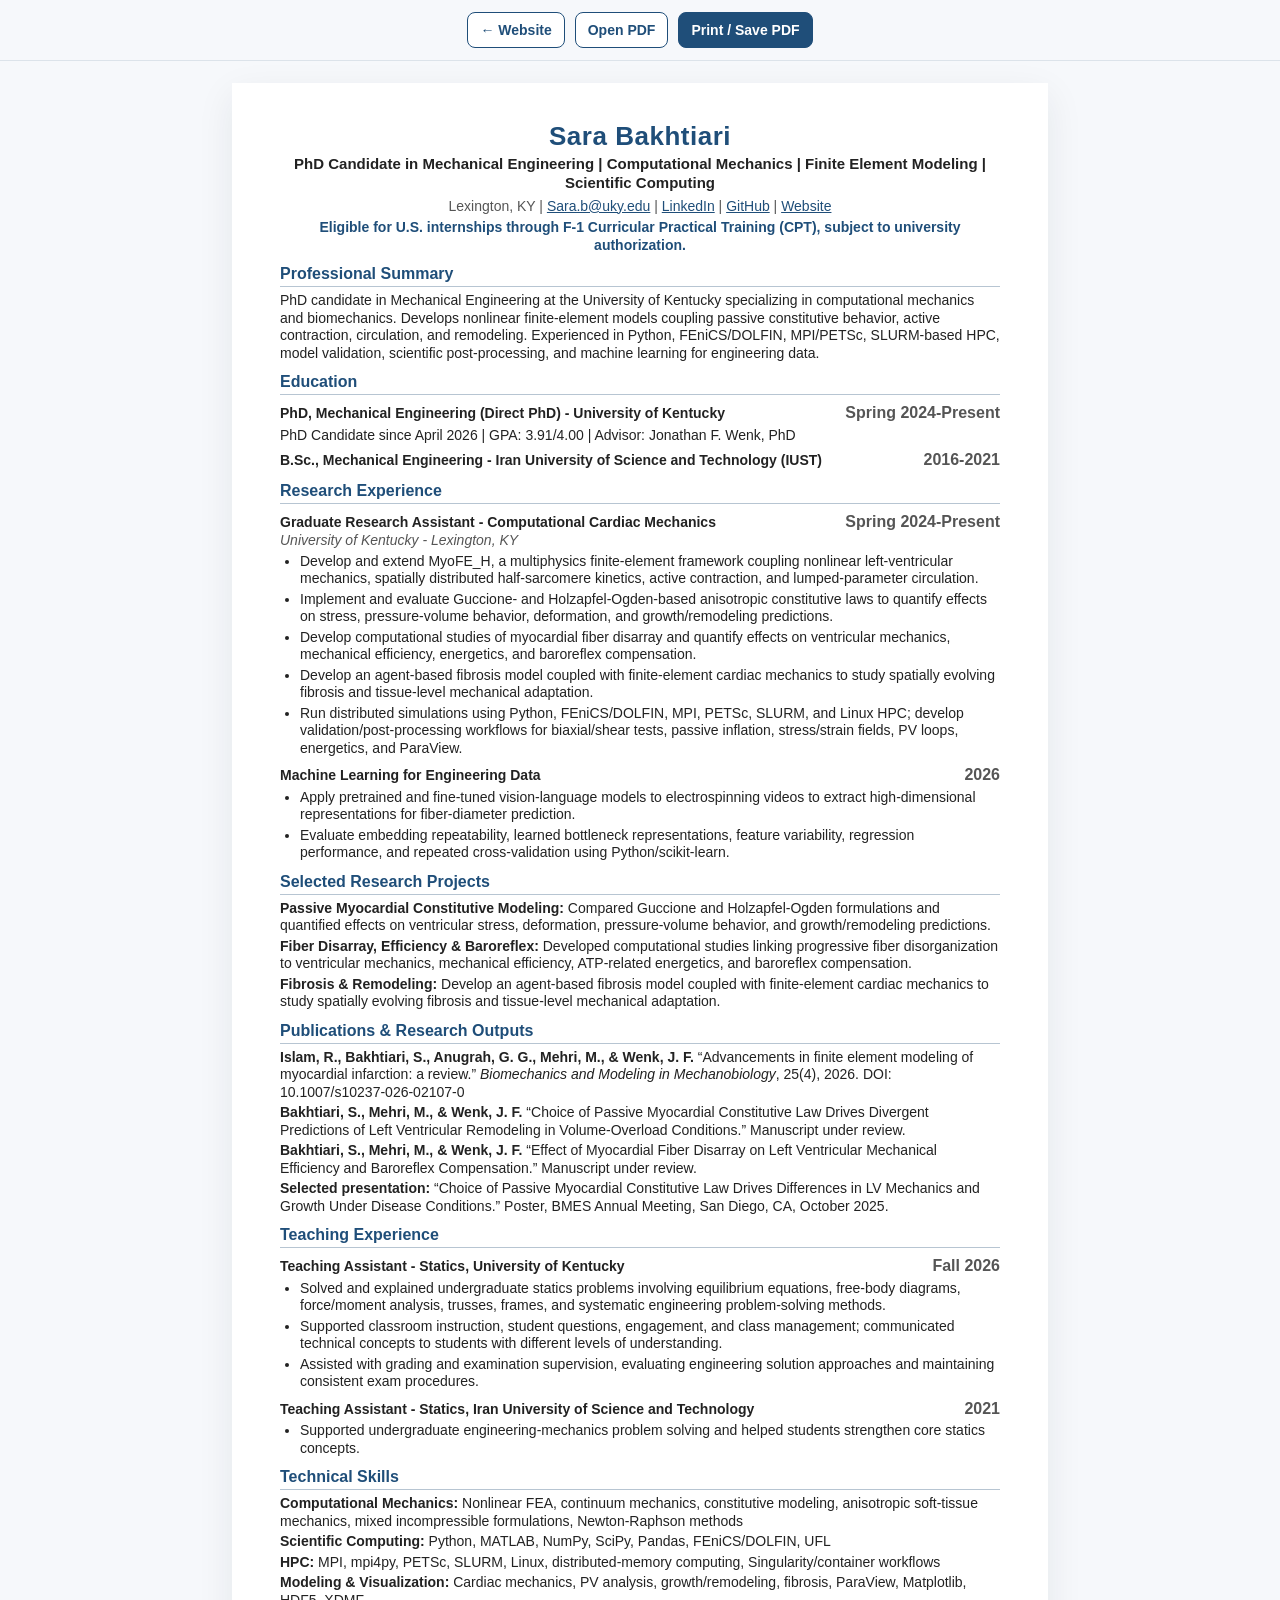
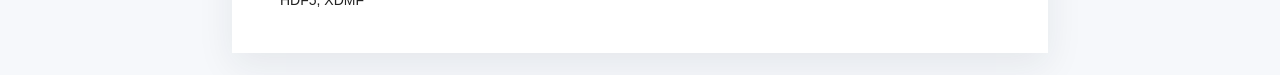
<file: resume-computational.html>
<!doctype html>
<html lang="en">
<head>
<meta charset="utf-8">
<meta name="viewport" content="width=device-width, initial-scale=1">
<title>Sara Bakhtiari | Computational Mechanics CV</title>
<style>
:root{--ink:#222;--muted:#555;--blue:#1f4e79;--line:#b7c5d2;--bg:#f6f8fb}
*{box-sizing:border-box}
body{margin:0;background:var(--bg);color:var(--ink);font-family:Arial,Helvetica,sans-serif;line-height:1.25}
.toolbar{position:sticky;top:0;z-index:10;display:flex;justify-content:center;gap:10px;padding:12px;background:rgba(246,248,251,.95);border-bottom:1px solid #dce3ea}
.toolbar a,.toolbar button{font:700 14px Arial;border:1px solid var(--blue);border-radius:8px;padding:9px 12px;background:#fff;color:var(--blue);text-decoration:none;cursor:pointer}
.toolbar button{background:var(--blue);color:#fff}
.resume{width:min(8.5in,calc(100% - 24px));margin:22px auto;background:#fff;padding:.42in .5in;box-shadow:0 12px 35px rgba(20,35,50,.08)}
header{text-align:center}
h1{font-size:26px;line-height:1;margin:0 0 6px;color:var(--blue);letter-spacing:.02em}
.subtitle{font-size:15px;font-weight:700;margin:0 0 5px}
.contact,.auth{font-size:14px;color:var(--muted);margin:0}
.auth{color:var(--blue);font-weight:700;margin-top:4px}
h2{font-size:16px;color:var(--blue);margin:10px 0 5px;padding-bottom:2px;border-bottom:1px solid var(--line)}
h3{font-size:14px;margin:5px 0 1px}
p,li{font-size:14px;margin-top:3px;margin-bottom:3px}
ul{margin:3px 0 5px;padding-left:20px}
li{margin-bottom:3px}
.row{display:flex;justify-content:space-between;gap:12px;align-items:baseline}
.row strong:first-child{min-width:0}
.date{white-space:nowrap;color:var(--muted);font-weight:700}
.meta{color:var(--muted);font-style:italic;margin-top:0}
.label{font-weight:700}
.page2{page-break-before:always}
a{color:var(--blue)}
@media(max-width:650px){
 .resume{width:100%;margin:0;padding:20px 16px;box-shadow:none}
 .toolbar{position:static;flex-wrap:wrap}
 .row{display:block}
 .date{display:block;margin-top:2px}
 h1{font-size:24px}
}
@media print{
 @page{size:Letter;margin:.4in .5in}
 body{background:#fff;line-height:1.0}
 .toolbar{display:none}
 .resume{width:auto;margin:0;padding:0;box-shadow:none}
 h1{font-size:20pt}
 .subtitle,.contact,.auth,p,li,h3{font-size:11.3pt}
 h2{font-size:13pt;margin:5pt 0 2pt}
 p,li{margin-top:0;margin-bottom:1.5pt}
 ul{margin:0 0 2pt;padding-left:15pt}
 .subtitle{margin-bottom:0}
 .contact,.auth{margin:0}
 .resume{font-size:11.3pt}
 
}
</style>
</head>
<body>
<div class="toolbar"><a href="index.html#resume">← Website</a><a href="Archive/Sara_Bakhtiari_Resume_Computational_Mechanics.pdf?v=20261019-1" target="_blank" rel="noopener">Open PDF</a><button onclick="window.print()">Print / Save PDF</button></div>
<article class="resume">
<header>
<h1>Sara Bakhtiari</h1>
<p class="subtitle">PhD Candidate in Mechanical Engineering | Computational Mechanics | Finite Element Modeling | Scientific Computing</p>
<p class="contact">Lexington, KY | <a href="mailto:Sara.b@uky.edu">Sara.b@uky.edu</a> | <a href="https://www.linkedin.com/in/sarah-bakhtiyari">LinkedIn</a> | <a href="https://github.com/Sarab23y">GitHub</a> | <a href="https://sarab23y.github.io">Website</a></p>
<p class="auth">Eligible for U.S. internships through F-1 Curricular Practical Training (CPT), subject to university authorization.</p>
</header>

<h2>Professional Summary</h2><p>PhD candidate in Mechanical Engineering at the University of Kentucky specializing in computational mechanics and biomechanics. Develops nonlinear finite-element models coupling passive constitutive behavior, active contraction, circulation, and remodeling. Experienced in Python, FEniCS/DOLFIN, MPI/PETSc, SLURM-based HPC, model validation, scientific post-processing, and machine learning for engineering data.</p>
<h2>Education</h2>
<div class="row"><h3>PhD, Mechanical Engineering (Direct PhD) - University of Kentucky</h3><span class="date">Spring 2024-Present</span></div><p>PhD Candidate since April 2026 | GPA: 3.91/4.00 | Advisor: Jonathan F. Wenk, PhD</p>
<div class="row"><h3>B.Sc., Mechanical Engineering - Iran University of Science and Technology (IUST)</h3><span class="date">2016-2021</span></div>
<h2>Research Experience</h2>
<div class="row"><h3>Graduate Research Assistant - Computational Cardiac Mechanics</h3><span class="date">Spring 2024-Present</span></div><p class="meta">University of Kentucky - Lexington, KY</p>
<ul>
<li>Develop and extend MyoFE_H, a multiphysics finite-element framework coupling nonlinear left-ventricular mechanics, spatially distributed half-sarcomere kinetics, active contraction, and lumped-parameter circulation.</li>
<li>Implement and evaluate Guccione- and Holzapfel-Ogden-based anisotropic constitutive laws to quantify effects on stress, pressure-volume behavior, deformation, and growth/remodeling predictions.</li>
<li>Develop computational studies of myocardial fiber disarray and quantify effects on ventricular mechanics, mechanical efficiency, energetics, and baroreflex compensation.</li>
<li>Develop an agent-based fibrosis model coupled with finite-element cardiac mechanics to study spatially evolving fibrosis and tissue-level mechanical adaptation.</li>
<li>Run distributed simulations using Python, FEniCS/DOLFIN, MPI, PETSc, SLURM, and Linux HPC; develop validation/post-processing workflows for biaxial/shear tests, passive inflation, stress/strain fields, PV loops, energetics, and ParaView.</li>
</ul>
<div class="row"><h3>Machine Learning for Engineering Data</h3><span class="date">2026</span></div>
<ul><li>Apply pretrained and fine-tuned vision-language models to electrospinning videos to extract high-dimensional representations for fiber-diameter prediction.</li><li>Evaluate embedding repeatability, learned bottleneck representations, feature variability, regression performance, and repeated cross-validation using Python/scikit-learn.</li></ul>

<h2>Selected Research Projects</h2>
<p><span class="label">Passive Myocardial Constitutive Modeling:</span> Compared Guccione and Holzapfel-Ogden formulations and quantified effects on ventricular stress, deformation, pressure-volume behavior, and growth/remodeling predictions.</p>
<p><span class="label">Fiber Disarray, Efficiency & Baroreflex:</span> Developed computational studies linking progressive fiber disorganization to ventricular mechanics, mechanical efficiency, ATP-related energetics, and baroreflex compensation.</p>
<p><span class="label">Fibrosis & Remodeling:</span> Develop an agent-based fibrosis model coupled with finite-element cardiac mechanics to study spatially evolving fibrosis and tissue-level mechanical adaptation.</p>
<h2>Publications & Research Outputs</h2>
<p><strong>Islam, R., Bakhtiari, S., Anugrah, G. G., Mehri, M., & Wenk, J. F.</strong> “Advancements in finite element modeling of myocardial infarction: a review.” <em>Biomechanics and Modeling in Mechanobiology</em>, 25(4), 2026. DOI: 10.1007/s10237-026-02107-0</p>
<p><strong>Bakhtiari, S., Mehri, M., & Wenk, J. F.</strong> “Choice of Passive Myocardial Constitutive Law Drives Divergent Predictions of Left Ventricular Remodeling in Volume-Overload Conditions.” Manuscript under review.</p>
<p><strong>Bakhtiari, S., Mehri, M., & Wenk, J. F.</strong> “Effect of Myocardial Fiber Disarray on Left Ventricular Mechanical Efficiency and Baroreflex Compensation.” Manuscript under review.</p>
<p><strong>Selected presentation:</strong> “Choice of Passive Myocardial Constitutive Law Drives Differences in LV Mechanics and Growth Under Disease Conditions.” Poster, BMES Annual Meeting, San Diego, CA, October 2025.</p>
<h2>Teaching Experience</h2>
<div class="row"><h3>Teaching Assistant - Statics, University of Kentucky</h3><span class="date">Fall 2026</span></div>
<ul><li>Solved and explained undergraduate statics problems involving equilibrium equations, free-body diagrams, force/moment analysis, trusses, frames, and systematic engineering problem-solving methods.</li><li>Supported classroom instruction, student questions, engagement, and class management; communicated technical concepts to students with different levels of understanding.</li><li>Assisted with grading and examination supervision, evaluating engineering solution approaches and maintaining consistent exam procedures.</li></ul>
<div class="row"><h3>Teaching Assistant - Statics, Iran University of Science and Technology</h3><span class="date">2021</span></div><ul><li>Supported undergraduate engineering-mechanics problem solving and helped students strengthen core statics concepts.</li></ul>
<h2>Technical Skills</h2>
<p><span class="label">Computational Mechanics:</span> Nonlinear FEA, continuum mechanics, constitutive modeling, anisotropic soft-tissue mechanics, mixed incompressible formulations, Newton-Raphson methods</p>
<p><span class="label">Scientific Computing:</span> Python, MATLAB, NumPy, SciPy, Pandas, FEniCS/DOLFIN, UFL</p>
<p><span class="label">HPC:</span> MPI, mpi4py, PETSc, SLURM, Linux, distributed-memory computing, Singularity/container workflows</p>
<p><span class="label">Modeling & Visualization:</span> Cardiac mechanics, PV analysis, growth/remodeling, fibrosis, ParaView, Matplotlib, HDF5, XDMF</p>
</article>
</body></html>
</file>
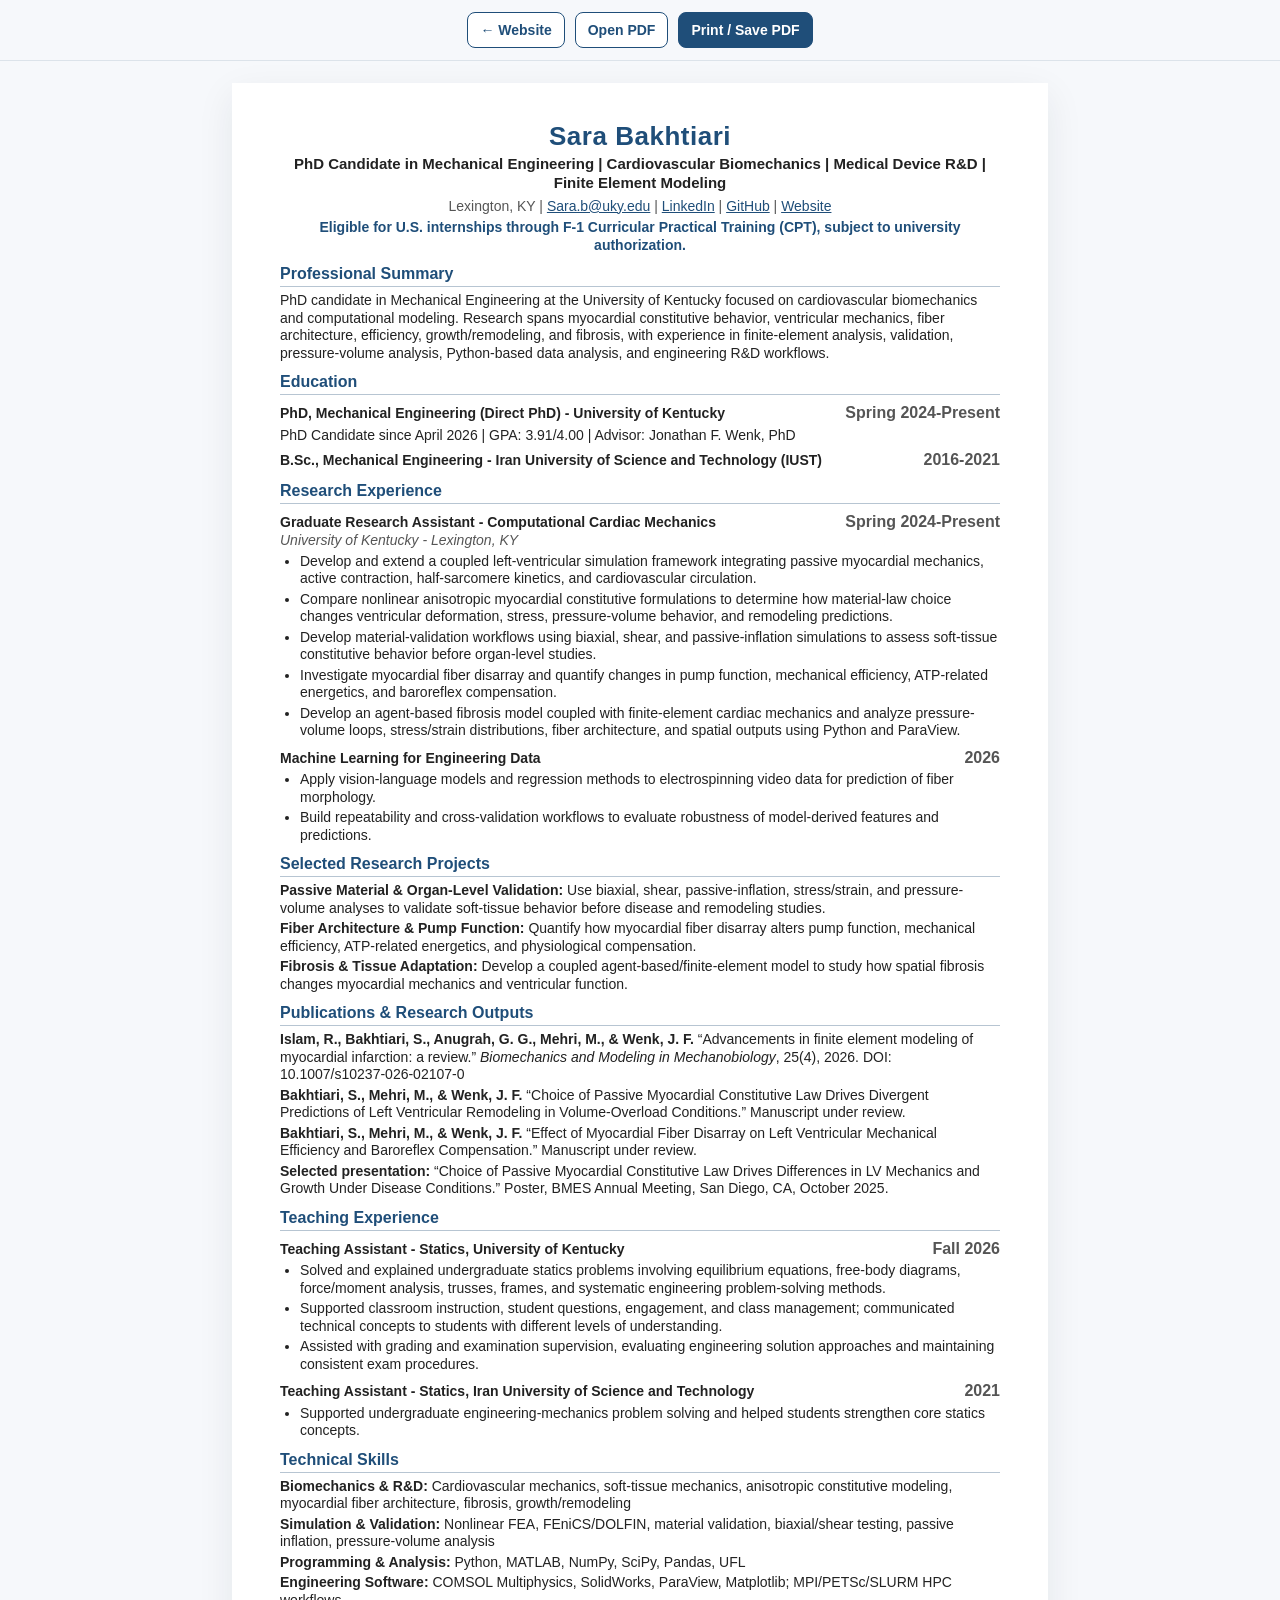
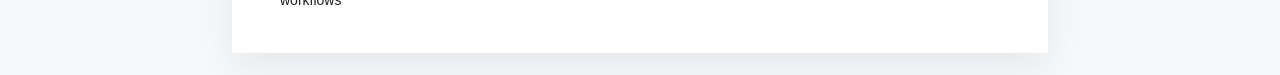
<file: resume-medical-device.html>
<!doctype html>
<html lang="en">
<head>
<meta charset="utf-8">
<meta name="viewport" content="width=device-width, initial-scale=1">
<title>Sara Bakhtiari | Medical Device & Cardiovascular R&D CV</title>
<style>
:root{--ink:#222;--muted:#555;--blue:#1f4e79;--line:#b7c5d2;--bg:#f6f8fb}
*{box-sizing:border-box}
body{margin:0;background:var(--bg);color:var(--ink);font-family:Arial,Helvetica,sans-serif;line-height:1.25}
.toolbar{position:sticky;top:0;z-index:10;display:flex;justify-content:center;gap:10px;padding:12px;background:rgba(246,248,251,.95);border-bottom:1px solid #dce3ea}
.toolbar a,.toolbar button{font:700 14px Arial;border:1px solid var(--blue);border-radius:8px;padding:9px 12px;background:#fff;color:var(--blue);text-decoration:none;cursor:pointer}
.toolbar button{background:var(--blue);color:#fff}
.resume{width:min(8.5in,calc(100% - 24px));margin:22px auto;background:#fff;padding:.42in .5in;box-shadow:0 12px 35px rgba(20,35,50,.08)}
header{text-align:center}
h1{font-size:26px;line-height:1;margin:0 0 6px;color:var(--blue);letter-spacing:.02em}
.subtitle{font-size:15px;font-weight:700;margin:0 0 5px}
.contact,.auth{font-size:14px;color:var(--muted);margin:0}
.auth{color:var(--blue);font-weight:700;margin-top:4px}
h2{font-size:16px;color:var(--blue);margin:10px 0 5px;padding-bottom:2px;border-bottom:1px solid var(--line)}
h3{font-size:14px;margin:5px 0 1px}
p,li{font-size:14px;margin-top:3px;margin-bottom:3px}
ul{margin:3px 0 5px;padding-left:20px}
li{margin-bottom:3px}
.row{display:flex;justify-content:space-between;gap:12px;align-items:baseline}
.row strong:first-child{min-width:0}
.date{white-space:nowrap;color:var(--muted);font-weight:700}
.meta{color:var(--muted);font-style:italic;margin-top:0}
.label{font-weight:700}
.page2{page-break-before:always}
a{color:var(--blue)}
@media(max-width:650px){
 .resume{width:100%;margin:0;padding:20px 16px;box-shadow:none}
 .toolbar{position:static;flex-wrap:wrap}
 .row{display:block}
 .date{display:block;margin-top:2px}
 h1{font-size:24px}
}
@media print{
 @page{size:Letter;margin:.4in .5in}
 body{background:#fff;line-height:1.0}
 .toolbar{display:none}
 .resume{width:auto;margin:0;padding:0;box-shadow:none}
 h1{font-size:20pt}
 .subtitle,.contact,.auth,p,li,h3{font-size:11.3pt}
 h2{font-size:13pt;margin:5pt 0 2pt}
 p,li{margin-top:0;margin-bottom:1.5pt}
 ul{margin:0 0 2pt;padding-left:15pt}
 .subtitle{margin-bottom:0}
 .contact,.auth{margin:0}
 .resume{font-size:11.3pt}
 
}
</style>
</head>
<body>
<div class="toolbar"><a href="index.html#resume">← Website</a><a href="Archive/Sara_Bakhtiari_Resume_Medical_Device_Cardiovascular_RD.pdf?v=20261019-1" target="_blank" rel="noopener">Open PDF</a><button onclick="window.print()">Print / Save PDF</button></div>
<article class="resume">
<header>
<h1>Sara Bakhtiari</h1>
<p class="subtitle">PhD Candidate in Mechanical Engineering | Cardiovascular Biomechanics | Medical Device R&D | Finite Element Modeling</p>
<p class="contact">Lexington, KY | <a href="mailto:Sara.b@uky.edu">Sara.b@uky.edu</a> | <a href="https://www.linkedin.com/in/sarah-bakhtiyari">LinkedIn</a> | <a href="https://github.com/Sarab23y">GitHub</a> | <a href="https://sarab23y.github.io">Website</a></p>
<p class="auth">Eligible for U.S. internships through F-1 Curricular Practical Training (CPT), subject to university authorization.</p>
</header>

<h2>Professional Summary</h2><p>PhD candidate in Mechanical Engineering at the University of Kentucky focused on cardiovascular biomechanics and computational modeling. Research spans myocardial constitutive behavior, ventricular mechanics, fiber architecture, efficiency, growth/remodeling, and fibrosis, with experience in finite-element analysis, validation, pressure-volume analysis, Python-based data analysis, and engineering R&D workflows.</p>
<h2>Education</h2>
<div class="row"><h3>PhD, Mechanical Engineering (Direct PhD) - University of Kentucky</h3><span class="date">Spring 2024-Present</span></div><p>PhD Candidate since April 2026 | GPA: 3.91/4.00 | Advisor: Jonathan F. Wenk, PhD</p>
<div class="row"><h3>B.Sc., Mechanical Engineering - Iran University of Science and Technology (IUST)</h3><span class="date">2016-2021</span></div>
<h2>Research Experience</h2>
<div class="row"><h3>Graduate Research Assistant - Computational Cardiac Mechanics</h3><span class="date">Spring 2024-Present</span></div><p class="meta">University of Kentucky - Lexington, KY</p>
<ul>
<li>Develop and extend a coupled left-ventricular simulation framework integrating passive myocardial mechanics, active contraction, half-sarcomere kinetics, and cardiovascular circulation.</li>
<li>Compare nonlinear anisotropic myocardial constitutive formulations to determine how material-law choice changes ventricular deformation, stress, pressure-volume behavior, and remodeling predictions.</li>
<li>Develop material-validation workflows using biaxial, shear, and passive-inflation simulations to assess soft-tissue constitutive behavior before organ-level studies.</li>
<li>Investigate myocardial fiber disarray and quantify changes in pump function, mechanical efficiency, ATP-related energetics, and baroreflex compensation.</li>
<li>Develop an agent-based fibrosis model coupled with finite-element cardiac mechanics and analyze pressure-volume loops, stress/strain distributions, fiber architecture, and spatial outputs using Python and ParaView.</li>
</ul>
<div class="row"><h3>Machine Learning for Engineering Data</h3><span class="date">2026</span></div>
<ul><li>Apply vision-language models and regression methods to electrospinning video data for prediction of fiber morphology.</li><li>Build repeatability and cross-validation workflows to evaluate robustness of model-derived features and predictions.</li></ul>

<h2>Selected Research Projects</h2>
<p><span class="label">Passive Material & Organ-Level Validation:</span> Use biaxial, shear, passive-inflation, stress/strain, and pressure-volume analyses to validate soft-tissue behavior before disease and remodeling studies.</p>
<p><span class="label">Fiber Architecture & Pump Function:</span> Quantify how myocardial fiber disarray alters pump function, mechanical efficiency, ATP-related energetics, and physiological compensation.</p>
<p><span class="label">Fibrosis & Tissue Adaptation:</span> Develop a coupled agent-based/finite-element model to study how spatial fibrosis changes myocardial mechanics and ventricular function.</p>
<h2>Publications & Research Outputs</h2>
<p><strong>Islam, R., Bakhtiari, S., Anugrah, G. G., Mehri, M., & Wenk, J. F.</strong> “Advancements in finite element modeling of myocardial infarction: a review.” <em>Biomechanics and Modeling in Mechanobiology</em>, 25(4), 2026. DOI: 10.1007/s10237-026-02107-0</p>
<p><strong>Bakhtiari, S., Mehri, M., & Wenk, J. F.</strong> “Choice of Passive Myocardial Constitutive Law Drives Divergent Predictions of Left Ventricular Remodeling in Volume-Overload Conditions.” Manuscript under review.</p>
<p><strong>Bakhtiari, S., Mehri, M., & Wenk, J. F.</strong> “Effect of Myocardial Fiber Disarray on Left Ventricular Mechanical Efficiency and Baroreflex Compensation.” Manuscript under review.</p>
<p><strong>Selected presentation:</strong> “Choice of Passive Myocardial Constitutive Law Drives Differences in LV Mechanics and Growth Under Disease Conditions.” Poster, BMES Annual Meeting, San Diego, CA, October 2025.</p>
<h2>Teaching Experience</h2>
<div class="row"><h3>Teaching Assistant - Statics, University of Kentucky</h3><span class="date">Fall 2026</span></div>
<ul><li>Solved and explained undergraduate statics problems involving equilibrium equations, free-body diagrams, force/moment analysis, trusses, frames, and systematic engineering problem-solving methods.</li><li>Supported classroom instruction, student questions, engagement, and class management; communicated technical concepts to students with different levels of understanding.</li><li>Assisted with grading and examination supervision, evaluating engineering solution approaches and maintaining consistent exam procedures.</li></ul>
<div class="row"><h3>Teaching Assistant - Statics, Iran University of Science and Technology</h3><span class="date">2021</span></div><ul><li>Supported undergraduate engineering-mechanics problem solving and helped students strengthen core statics concepts.</li></ul>
<h2>Technical Skills</h2>
<p><span class="label">Biomechanics & R&D:</span> Cardiovascular mechanics, soft-tissue mechanics, anisotropic constitutive modeling, myocardial fiber architecture, fibrosis, growth/remodeling</p>
<p><span class="label">Simulation & Validation:</span> Nonlinear FEA, FEniCS/DOLFIN, material validation, biaxial/shear testing, passive inflation, pressure-volume analysis</p>
<p><span class="label">Programming & Analysis:</span> Python, MATLAB, NumPy, SciPy, Pandas, UFL</p>
<p><span class="label">Engineering Software:</span> COMSOL Multiphysics, SolidWorks, ParaView, Matplotlib; MPI/PETSc/SLURM HPC workflows</p>
</article>
</body></html>
</file>
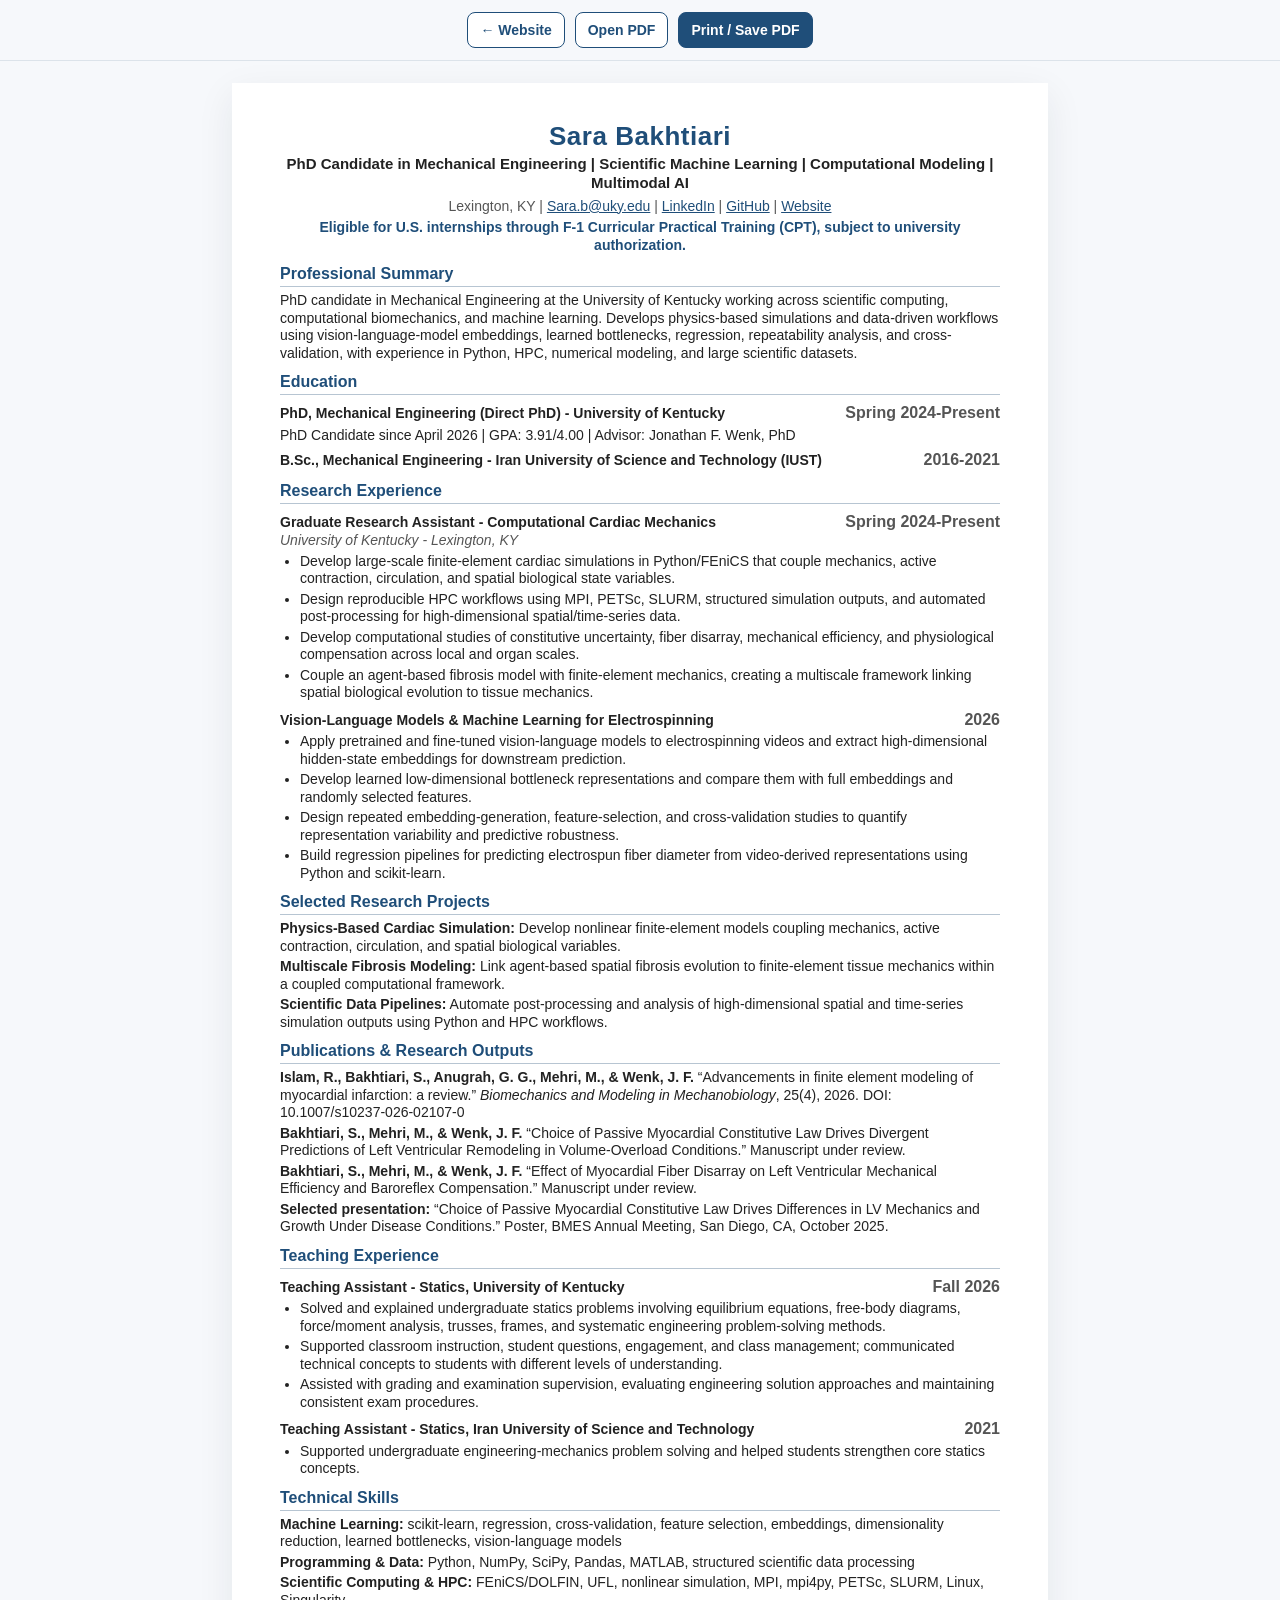
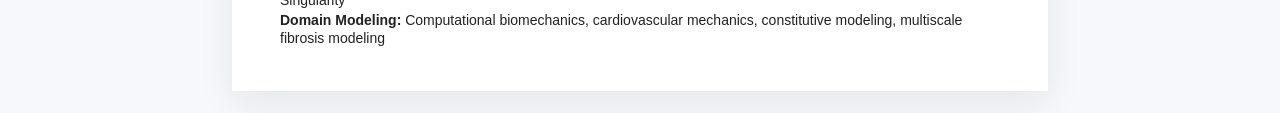
<file: resume-ml.html>
<!doctype html>
<html lang="en">
<head>
<meta charset="utf-8">
<meta name="viewport" content="width=device-width, initial-scale=1">
<title>Sara Bakhtiari | Scientific ML & AI CV</title>
<style>
:root{--ink:#222;--muted:#555;--blue:#1f4e79;--line:#b7c5d2;--bg:#f6f8fb}
*{box-sizing:border-box}
body{margin:0;background:var(--bg);color:var(--ink);font-family:Arial,Helvetica,sans-serif;line-height:1.25}
.toolbar{position:sticky;top:0;z-index:10;display:flex;justify-content:center;gap:10px;padding:12px;background:rgba(246,248,251,.95);border-bottom:1px solid #dce3ea}
.toolbar a,.toolbar button{font:700 14px Arial;border:1px solid var(--blue);border-radius:8px;padding:9px 12px;background:#fff;color:var(--blue);text-decoration:none;cursor:pointer}
.toolbar button{background:var(--blue);color:#fff}
.resume{width:min(8.5in,calc(100% - 24px));margin:22px auto;background:#fff;padding:.42in .5in;box-shadow:0 12px 35px rgba(20,35,50,.08)}
header{text-align:center}
h1{font-size:26px;line-height:1;margin:0 0 6px;color:var(--blue);letter-spacing:.02em}
.subtitle{font-size:15px;font-weight:700;margin:0 0 5px}
.contact,.auth{font-size:14px;color:var(--muted);margin:0}
.auth{color:var(--blue);font-weight:700;margin-top:4px}
h2{font-size:16px;color:var(--blue);margin:10px 0 5px;padding-bottom:2px;border-bottom:1px solid var(--line)}
h3{font-size:14px;margin:5px 0 1px}
p,li{font-size:14px;margin-top:3px;margin-bottom:3px}
ul{margin:3px 0 5px;padding-left:20px}
li{margin-bottom:3px}
.row{display:flex;justify-content:space-between;gap:12px;align-items:baseline}
.row strong:first-child{min-width:0}
.date{white-space:nowrap;color:var(--muted);font-weight:700}
.meta{color:var(--muted);font-style:italic;margin-top:0}
.label{font-weight:700}
.page2{page-break-before:always}
a{color:var(--blue)}
@media(max-width:650px){
 .resume{width:100%;margin:0;padding:20px 16px;box-shadow:none}
 .toolbar{position:static;flex-wrap:wrap}
 .row{display:block}
 .date{display:block;margin-top:2px}
 h1{font-size:24px}
}
@media print{
 @page{size:Letter;margin:.4in .5in}
 body{background:#fff;line-height:1.0}
 .toolbar{display:none}
 .resume{width:auto;margin:0;padding:0;box-shadow:none}
 h1{font-size:20pt}
 .subtitle,.contact,.auth,p,li,h3{font-size:11.3pt}
 h2{font-size:13pt;margin:5pt 0 2pt}
 p,li{margin-top:0;margin-bottom:1.5pt}
 ul{margin:0 0 2pt;padding-left:15pt}
 .subtitle{margin-bottom:0}
 .contact,.auth{margin:0}
 .resume{font-size:11.3pt}
 
}
</style>
</head>
<body>
<div class="toolbar"><a href="index.html#resume">← Website</a><a href="Archive/Sara_Bakhtiari_Resume_Scientific_ML_AI.pdf?v=20261019-1" target="_blank" rel="noopener">Open PDF</a><button onclick="window.print()">Print / Save PDF</button></div>
<article class="resume">
<header>
<h1>Sara Bakhtiari</h1>
<p class="subtitle">PhD Candidate in Mechanical Engineering | Scientific Machine Learning | Computational Modeling | Multimodal AI</p>
<p class="contact">Lexington, KY | <a href="mailto:Sara.b@uky.edu">Sara.b@uky.edu</a> | <a href="https://www.linkedin.com/in/sarah-bakhtiyari">LinkedIn</a> | <a href="https://github.com/Sarab23y">GitHub</a> | <a href="https://sarab23y.github.io">Website</a></p>
<p class="auth">Eligible for U.S. internships through F-1 Curricular Practical Training (CPT), subject to university authorization.</p>
</header>

<h2>Professional Summary</h2><p>PhD candidate in Mechanical Engineering at the University of Kentucky working across scientific computing, computational biomechanics, and machine learning. Develops physics-based simulations and data-driven workflows using vision-language-model embeddings, learned bottlenecks, regression, repeatability analysis, and cross-validation, with experience in Python, HPC, numerical modeling, and large scientific datasets.</p>
<h2>Education</h2>
<div class="row"><h3>PhD, Mechanical Engineering (Direct PhD) - University of Kentucky</h3><span class="date">Spring 2024-Present</span></div><p>PhD Candidate since April 2026 | GPA: 3.91/4.00 | Advisor: Jonathan F. Wenk, PhD</p>
<div class="row"><h3>B.Sc., Mechanical Engineering - Iran University of Science and Technology (IUST)</h3><span class="date">2016-2021</span></div>
<h2>Research Experience</h2>
<div class="row"><h3>Graduate Research Assistant - Computational Cardiac Mechanics</h3><span class="date">Spring 2024-Present</span></div><p class="meta">University of Kentucky - Lexington, KY</p>
<ul><li>Develop large-scale finite-element cardiac simulations in Python/FEniCS that couple mechanics, active contraction, circulation, and spatial biological state variables.</li><li>Design reproducible HPC workflows using MPI, PETSc, SLURM, structured simulation outputs, and automated post-processing for high-dimensional spatial/time-series data.</li><li>Develop computational studies of constitutive uncertainty, fiber disarray, mechanical efficiency, and physiological compensation across local and organ scales.</li><li>Couple an agent-based fibrosis model with finite-element mechanics, creating a multiscale framework linking spatial biological evolution to tissue mechanics.</li></ul>
<div class="row"><h3>Vision-Language Models & Machine Learning for Electrospinning</h3><span class="date">2026</span></div>
<ul><li>Apply pretrained and fine-tuned vision-language models to electrospinning videos and extract high-dimensional hidden-state embeddings for downstream prediction.</li><li>Develop learned low-dimensional bottleneck representations and compare them with full embeddings and randomly selected features.</li><li>Design repeated embedding-generation, feature-selection, and cross-validation studies to quantify representation variability and predictive robustness.</li><li>Build regression pipelines for predicting electrospun fiber diameter from video-derived representations using Python and scikit-learn.</li></ul>

<h2>Selected Research Projects</h2>
<p><span class="label">Physics-Based Cardiac Simulation:</span> Develop nonlinear finite-element models coupling mechanics, active contraction, circulation, and spatial biological variables.</p>
<p><span class="label">Multiscale Fibrosis Modeling:</span> Link agent-based spatial fibrosis evolution to finite-element tissue mechanics within a coupled computational framework.</p>
<p><span class="label">Scientific Data Pipelines:</span> Automate post-processing and analysis of high-dimensional spatial and time-series simulation outputs using Python and HPC workflows.</p>
<h2>Publications & Research Outputs</h2>
<p><strong>Islam, R., Bakhtiari, S., Anugrah, G. G., Mehri, M., & Wenk, J. F.</strong> “Advancements in finite element modeling of myocardial infarction: a review.” <em>Biomechanics and Modeling in Mechanobiology</em>, 25(4), 2026. DOI: 10.1007/s10237-026-02107-0</p>
<p><strong>Bakhtiari, S., Mehri, M., & Wenk, J. F.</strong> “Choice of Passive Myocardial Constitutive Law Drives Divergent Predictions of Left Ventricular Remodeling in Volume-Overload Conditions.” Manuscript under review.</p>
<p><strong>Bakhtiari, S., Mehri, M., & Wenk, J. F.</strong> “Effect of Myocardial Fiber Disarray on Left Ventricular Mechanical Efficiency and Baroreflex Compensation.” Manuscript under review.</p>
<p><strong>Selected presentation:</strong> “Choice of Passive Myocardial Constitutive Law Drives Differences in LV Mechanics and Growth Under Disease Conditions.” Poster, BMES Annual Meeting, San Diego, CA, October 2025.</p>
<h2>Teaching Experience</h2>
<div class="row"><h3>Teaching Assistant - Statics, University of Kentucky</h3><span class="date">Fall 2026</span></div>
<ul><li>Solved and explained undergraduate statics problems involving equilibrium equations, free-body diagrams, force/moment analysis, trusses, frames, and systematic engineering problem-solving methods.</li><li>Supported classroom instruction, student questions, engagement, and class management; communicated technical concepts to students with different levels of understanding.</li><li>Assisted with grading and examination supervision, evaluating engineering solution approaches and maintaining consistent exam procedures.</li></ul>
<div class="row"><h3>Teaching Assistant - Statics, Iran University of Science and Technology</h3><span class="date">2021</span></div><ul><li>Supported undergraduate engineering-mechanics problem solving and helped students strengthen core statics concepts.</li></ul>
<h2>Technical Skills</h2>
<p><span class="label">Machine Learning:</span> scikit-learn, regression, cross-validation, feature selection, embeddings, dimensionality reduction, learned bottlenecks, vision-language models</p>
<p><span class="label">Programming & Data:</span> Python, NumPy, SciPy, Pandas, MATLAB, structured scientific data processing</p>
<p><span class="label">Scientific Computing & HPC:</span> FEniCS/DOLFIN, UFL, nonlinear simulation, MPI, mpi4py, PETSc, SLURM, Linux, Singularity</p>
<p><span class="label">Domain Modeling:</span> Computational biomechanics, cardiovascular mechanics, constitutive modeling, multiscale fibrosis modeling</p>
</article>
</body></html>
</file>
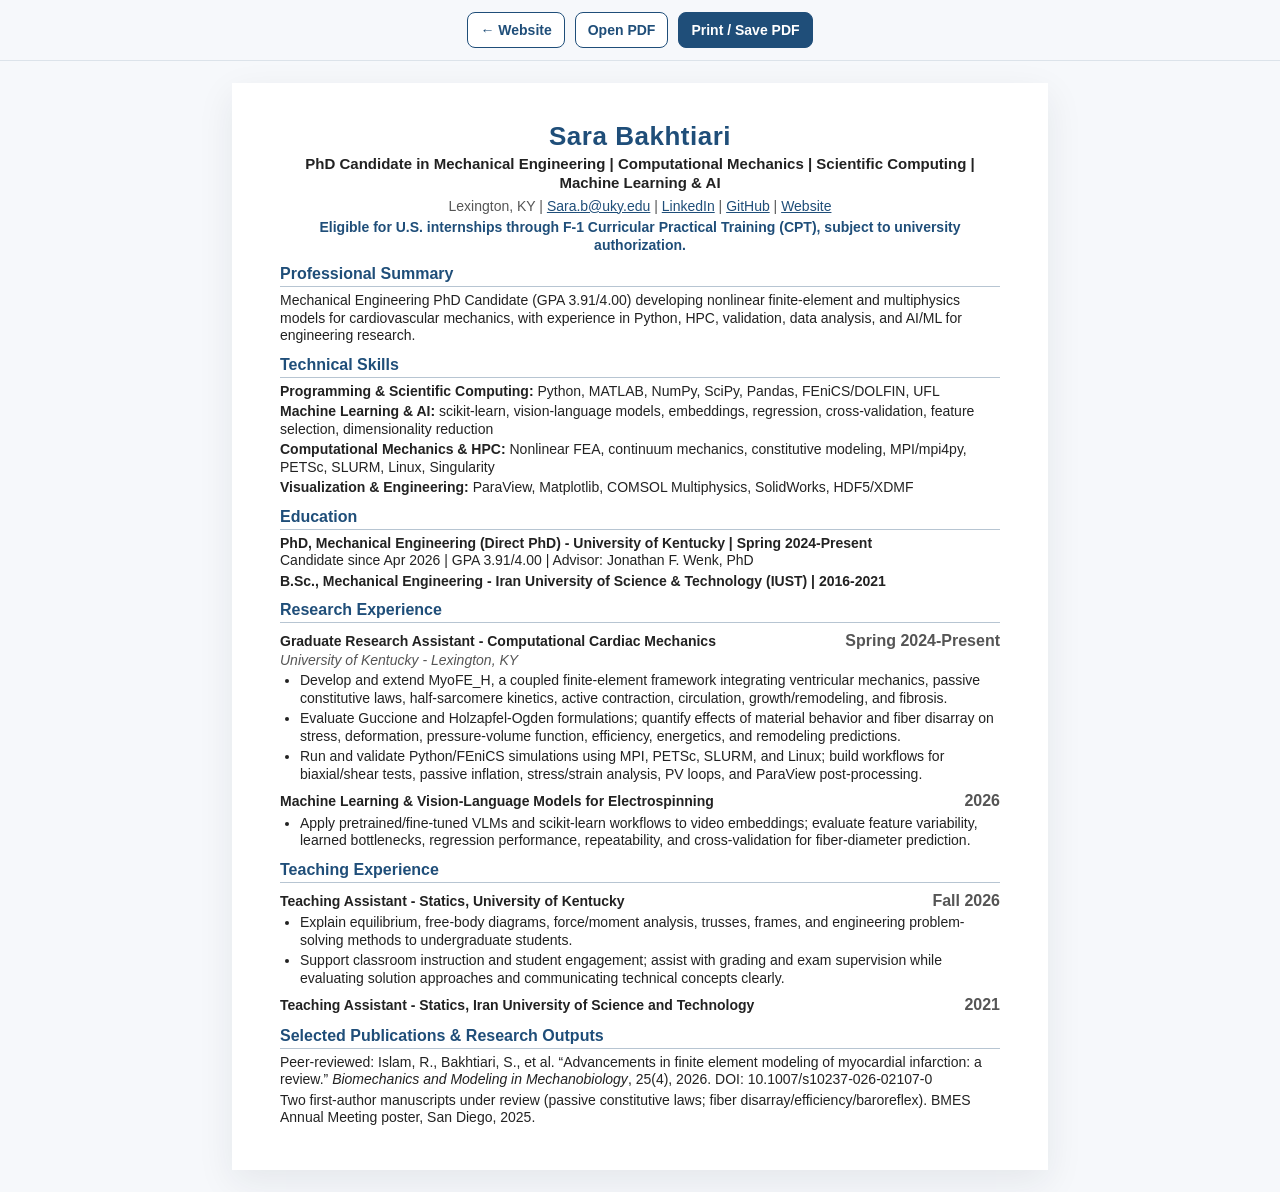
<file: resume-onepage.html>
<!doctype html>
<html lang="en">
<head>
<meta charset="utf-8">
<meta name="viewport" content="width=device-width, initial-scale=1">
<title>Sara Bakhtiari | One-Page Résumé</title>
<style>
:root{--ink:#222;--muted:#555;--blue:#1f4e79;--line:#b7c5d2;--bg:#f6f8fb}
*{box-sizing:border-box}
body{margin:0;background:var(--bg);color:var(--ink);font-family:Arial,Helvetica,sans-serif;line-height:1.25}
.toolbar{position:sticky;top:0;z-index:10;display:flex;justify-content:center;gap:10px;padding:12px;background:rgba(246,248,251,.95);border-bottom:1px solid #dce3ea}
.toolbar a,.toolbar button{font:700 14px Arial;border:1px solid var(--blue);border-radius:8px;padding:9px 12px;background:#fff;color:var(--blue);text-decoration:none;cursor:pointer}
.toolbar button{background:var(--blue);color:#fff}
.resume{width:min(8.5in,calc(100% - 24px));margin:22px auto;background:#fff;padding:.42in .5in;box-shadow:0 12px 35px rgba(20,35,50,.08)}
header{text-align:center}
h1{font-size:26px;line-height:1;margin:0 0 6px;color:var(--blue);letter-spacing:.02em}
.subtitle{font-size:15px;font-weight:700;margin:0 0 5px}
.contact,.auth{font-size:14px;color:var(--muted);margin:0}
.auth{color:var(--blue);font-weight:700;margin-top:4px}
h2{font-size:16px;color:var(--blue);margin:10px 0 5px;padding-bottom:2px;border-bottom:1px solid var(--line)}
h3{font-size:14px;margin:5px 0 1px}
p,li{font-size:14px;margin-top:3px;margin-bottom:3px}
ul{margin:3px 0 5px;padding-left:20px}
li{margin-bottom:3px}
.row{display:flex;justify-content:space-between;gap:12px;align-items:baseline}
.row strong:first-child{min-width:0}
.date{white-space:nowrap;color:var(--muted);font-weight:700}
.meta{color:var(--muted);font-style:italic;margin-top:0}
.label{font-weight:700}
.page2{page-break-before:always}
a{color:var(--blue)}
@media(max-width:650px){
 .resume{width:100%;margin:0;padding:20px 16px;box-shadow:none}
 .toolbar{position:static;flex-wrap:wrap}
 .row{display:block}
 .date{display:block;margin-top:2px}
 h1{font-size:24px}
}
@media print{
 @page{size:Letter;margin:.23in .28in}
 body{background:#fff;line-height:1.0}
 .toolbar{display:none}
 .resume{width:auto;margin:0;padding:0;box-shadow:none}
 h1{font-size:18pt}
 .subtitle,.contact,.auth,p,li,h3{font-size:12pt}
 h2{font-size:13pt;margin:3pt 0 2pt}
 p,li{margin-top:0;margin-bottom:0}
 ul{margin:0 0 2pt;padding-left:15pt}
 .subtitle{margin-bottom:0}
 .contact,.auth{margin:0}
 .resume{font-size:12pt}
 .page2{page-break-before:auto}
}
</style>
</head>
<body>
<div class="toolbar"><a href="index.html#resume">← Website</a><a href="Sara_Bakhtiari_One_Page_Resume.pdf?v=20261019-1" target="_blank" rel="noopener">Open PDF</a><button onclick="window.print()">Print / Save PDF</button></div>
<article class="resume">
<header>
<h1>Sara Bakhtiari</h1>
<p class="subtitle">PhD Candidate in Mechanical Engineering | Computational Mechanics | Scientific Computing | Machine Learning & AI</p>
<p class="contact">Lexington, KY | <a href="mailto:Sara.b@uky.edu">Sara.b@uky.edu</a> | <a href="https://www.linkedin.com/in/sarah-bakhtiyari">LinkedIn</a> | <a href="https://github.com/Sarab23y">GitHub</a> | <a href="https://sarab23y.github.io">Website</a></p>
<p class="auth">Eligible for U.S. internships through F-1 Curricular Practical Training (CPT), subject to university authorization.</p>
</header>

<h2>Professional Summary</h2>
<p>Mechanical Engineering PhD Candidate (GPA 3.91/4.00) developing nonlinear finite-element and multiphysics models for cardiovascular mechanics, with experience in Python, HPC, validation, data analysis, and AI/ML for engineering research.</p>
<h2>Technical Skills</h2>
<p><span class="label">Programming & Scientific Computing:</span> Python, MATLAB, NumPy, SciPy, Pandas, FEniCS/DOLFIN, UFL</p>
<p><span class="label">Machine Learning & AI:</span> scikit-learn, vision-language models, embeddings, regression, cross-validation, feature selection, dimensionality reduction</p>
<p><span class="label">Computational Mechanics & HPC:</span> Nonlinear FEA, continuum mechanics, constitutive modeling, MPI/mpi4py, PETSc, SLURM, Linux, Singularity</p>
<p><span class="label">Visualization & Engineering:</span> ParaView, Matplotlib, COMSOL Multiphysics, SolidWorks, HDF5/XDMF</p>
<h2>Education</h2>
<p><strong>PhD, Mechanical Engineering (Direct PhD) - University of Kentucky | Spring 2024-Present</strong><br>Candidate since Apr 2026 | GPA 3.91/4.00 | Advisor: Jonathan F. Wenk, PhD</p>
<p><strong>B.Sc., Mechanical Engineering - Iran University of Science & Technology (IUST) | 2016-2021</strong></p>
<h2>Research Experience</h2>
<div class="row"><h3>Graduate Research Assistant - Computational Cardiac Mechanics</h3><span class="date">Spring 2024-Present</span></div>
<p class="meta">University of Kentucky - Lexington, KY</p>
<ul>
<li>Develop and extend MyoFE_H, a coupled finite-element framework integrating ventricular mechanics, passive constitutive laws, half-sarcomere kinetics, active contraction, circulation, growth/remodeling, and fibrosis.</li>
<li>Evaluate Guccione and Holzapfel-Ogden formulations; quantify effects of material behavior and fiber disarray on stress, deformation, pressure-volume function, efficiency, energetics, and remodeling predictions.</li>
<li>Run and validate Python/FEniCS simulations using MPI, PETSc, SLURM, and Linux; build workflows for biaxial/shear tests, passive inflation, stress/strain analysis, PV loops, and ParaView post-processing.</li>
</ul>
<div class="row"><h3>Machine Learning & Vision-Language Models for Electrospinning</h3><span class="date">2026</span></div>
<ul><li>Apply pretrained/fine-tuned VLMs and scikit-learn workflows to video embeddings; evaluate feature variability, learned bottlenecks, regression performance, repeatability, and cross-validation for fiber-diameter prediction.</li></ul>
<h2>Teaching Experience</h2>
<div class="row"><h3>Teaching Assistant - Statics, University of Kentucky</h3><span class="date">Fall 2026</span></div>
<ul>
<li>Explain equilibrium, free-body diagrams, force/moment analysis, trusses, frames, and engineering problem-solving methods to undergraduate students.</li>
<li>Support classroom instruction and student engagement; assist with grading and exam supervision while evaluating solution approaches and communicating technical concepts clearly.</li>
</ul>
<div class="row"><h3>Teaching Assistant - Statics, Iran University of Science and Technology</h3><span class="date">2021</span></div>
<h2>Selected Publications & Research Outputs</h2>
<p>Peer-reviewed: Islam, R., Bakhtiari, S., et al. “Advancements in finite element modeling of myocardial infarction: a review.” <em>Biomechanics and Modeling in Mechanobiology</em>, 25(4), 2026. DOI: 10.1007/s10237-026-02107-0</p>
<p>Two first-author manuscripts under review (passive constitutive laws; fiber disarray/efficiency/baroreflex). BMES Annual Meeting poster, San Diego, 2025.</p>
</article>
</body></html>
</file>
